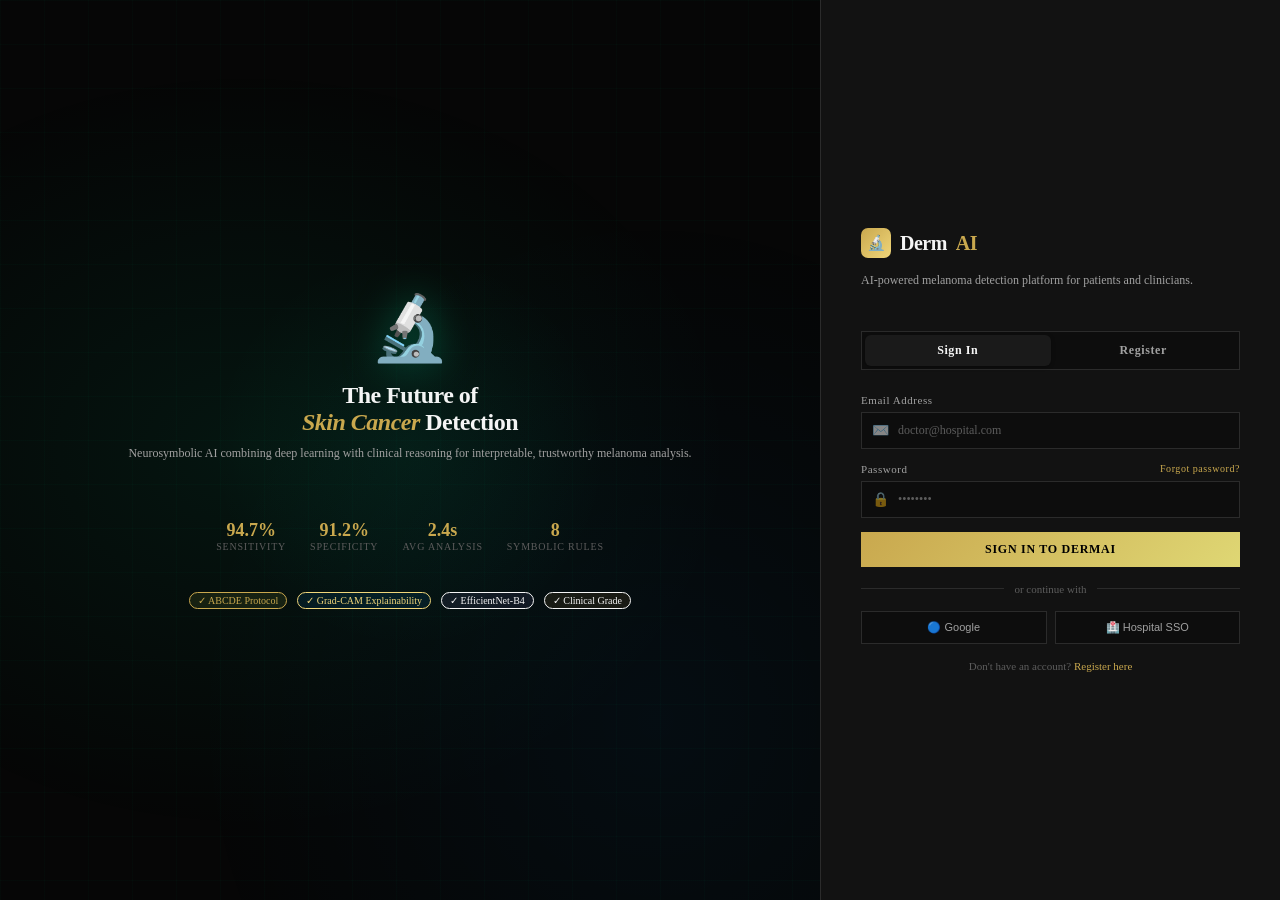
<file: auth.html>
<!DOCTYPE html>
<html lang="en">
<head>
<meta charset="UTF-8"/>
<meta name="viewport" content="width=device-width, initial-scale=1.0"/>
<title>DermAI — Login / Register</title>
<link rel="preconnect" href="https://fonts.googleapis.com">
<link href="https://fonts.googleapis.com/css2?family=Syne:wght@400;500;600;700;800&family=DM+Mono:ital,wght@0,300;0,400;1,300&family=Instrument+Serif:ital@0;1&display=swap" rel="stylesheet">
<style>
/* ══════════════════════════════════════════
   GLOBAL DESIGN TOKENS
══════════════════════════════════════════ */
 :root {
  --bg: #060606;
  --bg2: #0d0d0d;
  --surface: #121212;
  --surface2: #1a1a1a;
  --border: #2b2b2b;

  /* 🏆 REAL PREMIUM GOLD */
  --accent: #c9a84e;     /* main gold (soft matte) */
  --accent2: #f0d67a;    /* highlight gold */
  --accent3: #8f742c;    /* deep gold shadow */

  --text: #f5f5f5;
  --text2: #a1a1a1;
  --text3: #5c5c5c;

  --glow-gold: 0 0 25px rgba(236, 210, 139, 0.25);

  --r: 12px;
}
*,*::before,*::after{box-sizing:border-box;margin:0;padding:0}
body{background:var(--bg);color:var(--text);font-family:var(--fb);font-size:13px;min-height:100vh;overflow-x:hidden}
body::before{content:'';position:fixed;inset:0;background-image:linear-gradient(rgba(0,229,160,.025) 1px,transparent 1px),linear-gradient(90deg,rgba(0,229,160,.025) 1px,transparent 1px);background-size:44px 44px;pointer-events:none;z-index:0}

/* ══ BUTTONS ══ */
.btn{display:inline-flex;align-items:center;justify-content:center;gap:7px;padding:10px 18px;border-radius:var(--r2);border:none;cursor:pointer;font-family:var(--fh);font-size:12px;font-weight:700;letter-spacing:.06em;text-transform:uppercase;transition:all .18s}
.btn-primary{background:linear-gradient(135deg,var(--accent),#dfd774);color:#000}
.btn-primary:hover{filter:brightness(1.1);transform:translateY(-1px);box-shadow:var(--glow-g)}
.btn-primary:disabled{opacity:.45;cursor:not-allowed;transform:none}
.btn-full{width:100%}

/* ══ FORM ELEMENTS ══ */
.form-group{margin-bottom:14px}
.form-label{display:block;font-size:11px;color:var(--text2);margin-bottom:6px;letter-spacing:.05em}
.form-input{width:100%;background:var(--bg2);border:1px solid var(--border);border-radius:var(--r2);padding:10px 13px;color:var(--text);font-family:var(--fb);font-size:12px;outline:none;transition:border-color .15s}
.form-input:focus{border-color:var(--accent);box-shadow:0 0 0 3px rgba(236, 231, 88, 0.08)}
.form-input::placeholder{color:var(--text3)}
.input-icon-wrap{position:relative}
.input-icon-wrap .form-input{padding-left:36px}
.input-icon-wrap .icon{position:absolute;left:11px;top:50%;transform:translateY(-50%);font-size:14px;opacity:.5}

/* ══ BADGES ══ */
.badge{display:inline-flex;align-items:center;gap:4px;font-size:10px;padding:2px 8px;border-radius:10px;border:1px solid;font-weight:500}
.badge-green{border-color:var(--accent);color:var(--accent);background:rgba(223, 234, 81, 0.08)}
.badge-blue{border-color:var(--accent2);color:var(--accent2);background:rgba(0,153,255,.08)}
.badge-purple{border-color:var(--purple);color:var(--purple);background:rgba(167,139,250,.08)}
.badge-yellow{border-color:var(--warn);color:var(--warn);background:rgba(255,179,71,.08)}

/* ══ ANIMATIONS ══ */
@keyframes fadeUp{from{opacity:0;transform:translateY(14px)}to{opacity:1;transform:translateY(0)}}
@keyframes spin{to{transform:rotate(360deg)}}
@keyframes pulse-b{0%,100%{box-shadow:0 0 0 0 rgba(0,229,160,.4)}50%{box-shadow:0 0 0 4px rgba(0,229,160,0)}}
.fade-up{animation:fadeUp .45s ease forwards}

/* ══ SPINNER ══ */
.spinner{width:15px;height:15px;border:2px solid rgba(0,0,0,.25);border-top-color:#000;border-radius:50%;animation:spin .7s linear infinite;display:none}
.loading .spinner{display:block}

/* ══ LOGO ══ */
.logo{display:flex;align-items:center;gap:9px;font-family:var(--fh);font-size:17px;font-weight:800;letter-spacing:-.5px;color:var(--text);text-decoration:none}
.logo-icon{width:30px;height:30px;background:linear-gradient(135deg,var(--accent),var(--accent2));border-radius:7px;display:flex;align-items:center;justify-content:center;font-size:15px}
.logo em{color:var(--accent);font-style:normal}

/* ══ TOAST ══ */
#toast{position:fixed;bottom:24px;right:24px;z-index:9999;display:flex;flex-direction:column;gap:8px}
.toast-item{background:var(--surface2);border:1px solid var(--border);border-radius:var(--r2);padding:11px 16px;font-size:12px;display:flex;align-items:center;gap:10px;animation:fadeUp .3s ease;box-shadow:0 8px 32px rgba(0,0,0,.4)}
.toast-item.success{border-color:var(--accent)}
.toast-item.error{border-color:var(--accent3)}

/* ════════════════════════════════════════════════
   LOGIN PAGE LAYOUT
════════════════════════════════════════════════ */
#page-auth{display:flex;min-height:100vh;position:relative;z-index:1}

/* Left Branding Panel */
.auth-left{flex:1;display:flex;flex-direction:column;justify-content:center;align-items:center;padding:60px 40px;position:relative;overflow:hidden}
.auth-left::before{content:'';position:absolute;inset:0;background:radial-gradient(ellipse at 30% 50%,rgba(0,229,160,.07) 0%,transparent 60%),radial-gradient(ellipse at 80% 80%,rgba(0,153,255,.05) 0%,transparent 50%)}
.auth-glow{position:absolute;width:400px;height:400px;border-radius:50%;background:radial-gradient(circle,rgba(0,229,160,.06),transparent 70%);top:50%;left:50%;transform:translate(-50%,-50%);pointer-events:none}
.auth-visual{text-align:center;margin-bottom:32px}
.auth-visual-icon{font-size:64px;display:block;margin-bottom:16px;filter:drop-shadow(0 0 20px rgba(0,229,160,.3))}
.auth-visual h2{font-family:var(--fh);font-size:24px;font-weight:800;letter-spacing:-.5px;margin-bottom:8px}
.auth-visual h2 em{font-style:italic;font-family:var(--fs);color:var(--accent)}
.auth-visual p{font-size:12px;color:var(--text2);line-height:1.6}
.auth-stats{display:flex;gap:24px;justify-content:center;margin-top:24px}
.auth-stat{text-align:center}
.auth-stat-val{font-family:var(--fh);font-size:18px;font-weight:800;color:var(--accent)}
.auth-stat-lbl{font-size:10px;color:var(--text3);text-transform:uppercase;letter-spacing:.08em}

/* Right Form Panel */
.auth-right{width:460px;background:var(--surface);border-left:1px solid var(--border);display:flex;flex-direction:column;justify-content:center;padding:60px 40px;position:relative;z-index:1}
.auth-brand{text-align:left;margin-bottom:40px}
.auth-brand .logo{font-size:20px;margin-bottom:12px}
.auth-brand p{font-size:12px;color:var(--text2);line-height:1.7;max-width:340px}

/* Tabs: Sign In / Register */
.auth-tabs{display:flex;background:var(--bg2);border-radius:var(--r2);padding:3px;margin-bottom:24px;border:1px solid var(--border)}
.auth-tab{flex:1;padding:8px;text-align:center;border-radius:6px;cursor:pointer;font-family:var(--fh);font-size:12px;font-weight:700;letter-spacing:.05em;color:var(--text2);transition:all .18s;border:none;background:none}
.auth-tab.active{background:var(--surface2);color:var(--text);box-shadow:0 1px 4px rgba(0,0,0,.3)}
.auth-form{display:none}
.auth-form.active{display:block}

/* Role Selector (Register) */
.role-selector{display:grid;grid-template-columns:1fr 1fr;gap:8px;margin-bottom:16px}
.role-option{background:var(--bg2);border:1px solid var(--border);border-radius:var(--r2);padding:12px;cursor:pointer;transition:all .15s;text-align:center}
.role-option:hover,.role-option.selected{border-color:var(--accent);background:rgba(0,229,160,.06)}
.role-icon{font-size:22px;margin-bottom:6px}
.role-label{font-family:var(--fh);font-size:11px;font-weight:700}
.role-sub{font-size:10px;color:var(--text3);margin-top:2px}

/* Divider & Social */
.divider{display:flex;align-items:center;gap:10px;margin:16px 0;color:var(--text3);font-size:11px}
.divider::before,.divider::after{content:'';flex:1;height:1px;background:var(--border)}
.social-btns{display:grid;grid-template-columns:1fr 1fr;gap:8px;margin-bottom:16px}
.social-btn{background:var(--bg2);border:1px solid var(--border);border-radius:var(--r2);padding:9px;display:flex;align-items:center;justify-content:center;gap:7px;cursor:pointer;font-size:11px;color:var(--text2);transition:all .15s}
.social-btn:hover{border-color:var(--accent2);color:var(--text)}

/* Footer link */
.auth-footer{margin-top:16px;text-align:center;font-size:11px;color:var(--text3)}
.auth-footer a{color:var(--accent);cursor:pointer;text-decoration:none}

/* Responsive */
@media(max-width:1000px){
  #page-auth{flex-direction:column}
  .auth-right{width:100%;border-left:none;border-top:1px solid var(--border)}
}
</style>
</head>
<body>

<!-- ══════════════════════════════════════════
     LOGIN / REGISTER PAGE
══════════════════════════════════════════ -->
<div id="page-auth">

  <!-- Left: Branding -->
  <div class="auth-left">
    <div class="auth-glow"></div>
    <div class="auth-visual fade-up">
      <span class="auth-visual-icon">🔬</span>
      <h2>The Future of<br><em>Skin Cancer</em> Detection</h2>
      <p>Neurosymbolic AI combining deep learning with clinical reasoning for interpretable, trustworthy melanoma analysis.</p>
    </div>
    <div class="auth-stats fade-up" style="animation-delay:.1s">
      <div class="auth-stat"><div class="auth-stat-val">94.7%</div><div class="auth-stat-lbl">Sensitivity</div></div>
      <div class="auth-stat"><div class="auth-stat-val">91.2%</div><div class="auth-stat-lbl">Specificity</div></div>
      <div class="auth-stat"><div class="auth-stat-val">2.4s</div><div class="auth-stat-lbl">Avg Analysis</div></div>
      <div class="auth-stat"><div class="auth-stat-val">8</div><div class="auth-stat-lbl">Symbolic Rules</div></div>
    </div>
    <div style="margin-top:40px;display:flex;gap:10px;flex-wrap:wrap;justify-content:center" class="fade-up">
      <span class="badge badge-green">✓ ABCDE Protocol</span>
      <span class="badge badge-blue">✓ Grad-CAM Explainability</span>
      <span class="badge badge-purple">✓ EfficientNet-B4</span>
      <span class="badge badge-yellow">✓ Clinical Grade</span>
    </div>
  </div>

  <!-- Right: Forms -->
  <div class="auth-right">
    <div class="auth-brand">
      <div class="logo"><div class="logo-icon">🔬</div>Derm<em>AI</em></div>
      <p style="margin-top:8px;font-size:12px;color:var(--text2)">AI-powered melanoma detection platform for patients and clinicians.</p>
    </div>

    <!-- Tabs -->
    <div class="auth-tabs">
      <button class="auth-tab active" onclick="switchAuthTab('login')">Sign In</button>
      <button class="auth-tab" onclick="switchAuthTab('register')">Register</button>
    </div>

    <!-- LOGIN FORM -->
    <div class="auth-form active" id="form-login">
      <div class="form-group">
        <label class="form-label">Email Address</label>
        <div class="input-icon-wrap">
          <span class="icon">✉️</span>
          <input class="form-input" type="email" placeholder="doctor@hospital.com" id="login-email">
        </div>
      </div>
      <div class="form-group">
        <label class="form-label" style="display:flex;justify-content:space-between">
          Password <a style="color:var(--accent);cursor:pointer;font-size:10px">Forgot password?</a>
        </label>
        <div class="input-icon-wrap">
          <span class="icon">🔒</span>
          <input class="form-input" type="password" placeholder="••••••••" id="login-pass">
        </div>
      </div>
      <button class="btn btn-primary btn-full" id="login-btn" onclick="doLogin(event)">
        <div class="spinner"></div>
        <span>Sign In to DermAI</span>
      </button>
      <div class="divider">or continue with</div>
      <div class="social-btns">
        <button class="social-btn" onclick="doLogin(event)">🔵 Google</button>
        <button class="social-btn" onclick="doLogin(event)">🏥 Hospital SSO</button>
      </div>
      <div class="auth-footer">Don't have an account? <a onclick="switchAuthTab('register')">Register here</a></div>
    </div>

    <!-- REGISTER FORM -->
    <div class="auth-form" id="form-register">
      <div class="form-group">
        <label class="form-label">I am a...</label>
        <div class="role-selector">
          <div class="role-option selected" id="role-patient" onclick="selectRole('patient')">
            <div class="role-icon">🧑‍⚕️</div>
            <div class="role-label">Patient</div>
            <div class="role-sub">Self-screening</div>
          </div>
          <div class="role-option" id="role-doctor" onclick="selectRole('doctor')">
            <div class="role-icon">👨‍⚕️</div>
            <div class="role-label">Doctor</div>
            <div class="role-sub">Clinical review</div>
          </div>
        </div>
      </div>
      <div style="display:grid;grid-template-columns:1fr 1fr;gap:10px">
        <div class="form-group">
          <label class="form-label">First Name</label>
          <input class="form-input" type="text" placeholder="Arjun">
        </div>
        <div class="form-group">
          <label class="form-label">Last Name</label>
          <input class="form-input" type="text" placeholder="Sharma">
        </div>
      </div>
      <div class="form-group">
        <label class="form-label">Email</label>
        <div class="input-icon-wrap">
          <span class="icon">✉️</span>
          <input class="form-input" type="email" placeholder="arjun@gmail.com">
        </div>
      </div>
      <div class="form-group">
        <label class="form-label">Password</label>
        <div class="input-icon-wrap">
          <span class="icon">🔒</span>
          <input class="form-input" type="password" placeholder="Min 8 characters">
        </div>
      </div>
      <button class="btn btn-primary btn-full" onclick="doLogin(event)">Create Account →</button>
      <div class="auth-footer">Already registered? <a onclick="switchAuthTab('login')">Sign in</a></div>
    </div>
  </div>
</div>

<!-- Toast container -->
<div id="toast"></div>

<script>
// ════════════════════════════════════════
//  AUTH LOGIC — Login Page
// ════════════════════════════════════════
let selectedRole = 'patient';

/* Switch between Sign In / Register tabs */
function switchAuthTab(tab) {
  document.querySelectorAll('.auth-tab').forEach((t, i) =>
    t.classList.toggle('active', (i === 0 && tab === 'login') || (i === 1 && tab === 'register'))
  );
  document.getElementById('form-login').classList.toggle('active', tab === 'login');
  document.getElementById('form-register').classList.toggle('active', tab === 'register');
}

/* Select role: patient or doctor */
function selectRole(role) {
  selectedRole = role;
  document.getElementById('role-patient').classList.toggle('selected', role === 'patient');
  document.getElementById('role-doctor').classList.toggle('selected', role === 'doctor');
}

/* Simulate login (1.2s delay) then redirect to analyze page */
function doLogin(e) {
  const btn = e.currentTarget;
  btn.classList.add('loading');
  btn.disabled = true;
  setTimeout(() => {
    btn.classList.remove('loading');
    btn.disabled = false;
    showToast('✅ Welcome back, Arjun! Redirecting...', 'success');
    // ─────────────────────────────────────────────────────────
    // NOTE: Replace this with actual redirect to analyze page:
    // window.location.href = 'dermai_analyze.html';
    // ─────────────────────────────────────────────────────────
    setTimeout(() => {
      showToast('👉 Open dermai_analyze.html to continue', 'success');
    }, 1500);
  }, 1200);
}

/* Toast notification */
function showToast(msg, type = 'success') {
  const t = document.getElementById('toast');
  const item = document.createElement('div');
  item.className = 'toast-item ' + type;
  item.textContent = msg;
  t.appendChild(item);
  setTimeout(() => item.remove(), 3500);
}
</script>
</body>
</html>
<script>
function doLogin(e){
  e.preventDefault();

  let email = document.getElementById("login-email").value;
  let pass = document.getElementById("login-pass").value;

  if(email && pass){
    localStorage.setItem("user", email);

    // 🔥 redirect to YOUR NEW DASHBOARD
    window.location.href = "index.html";
  } else {
    alert("Enter email & password");
  }
}
</script>
</file>
